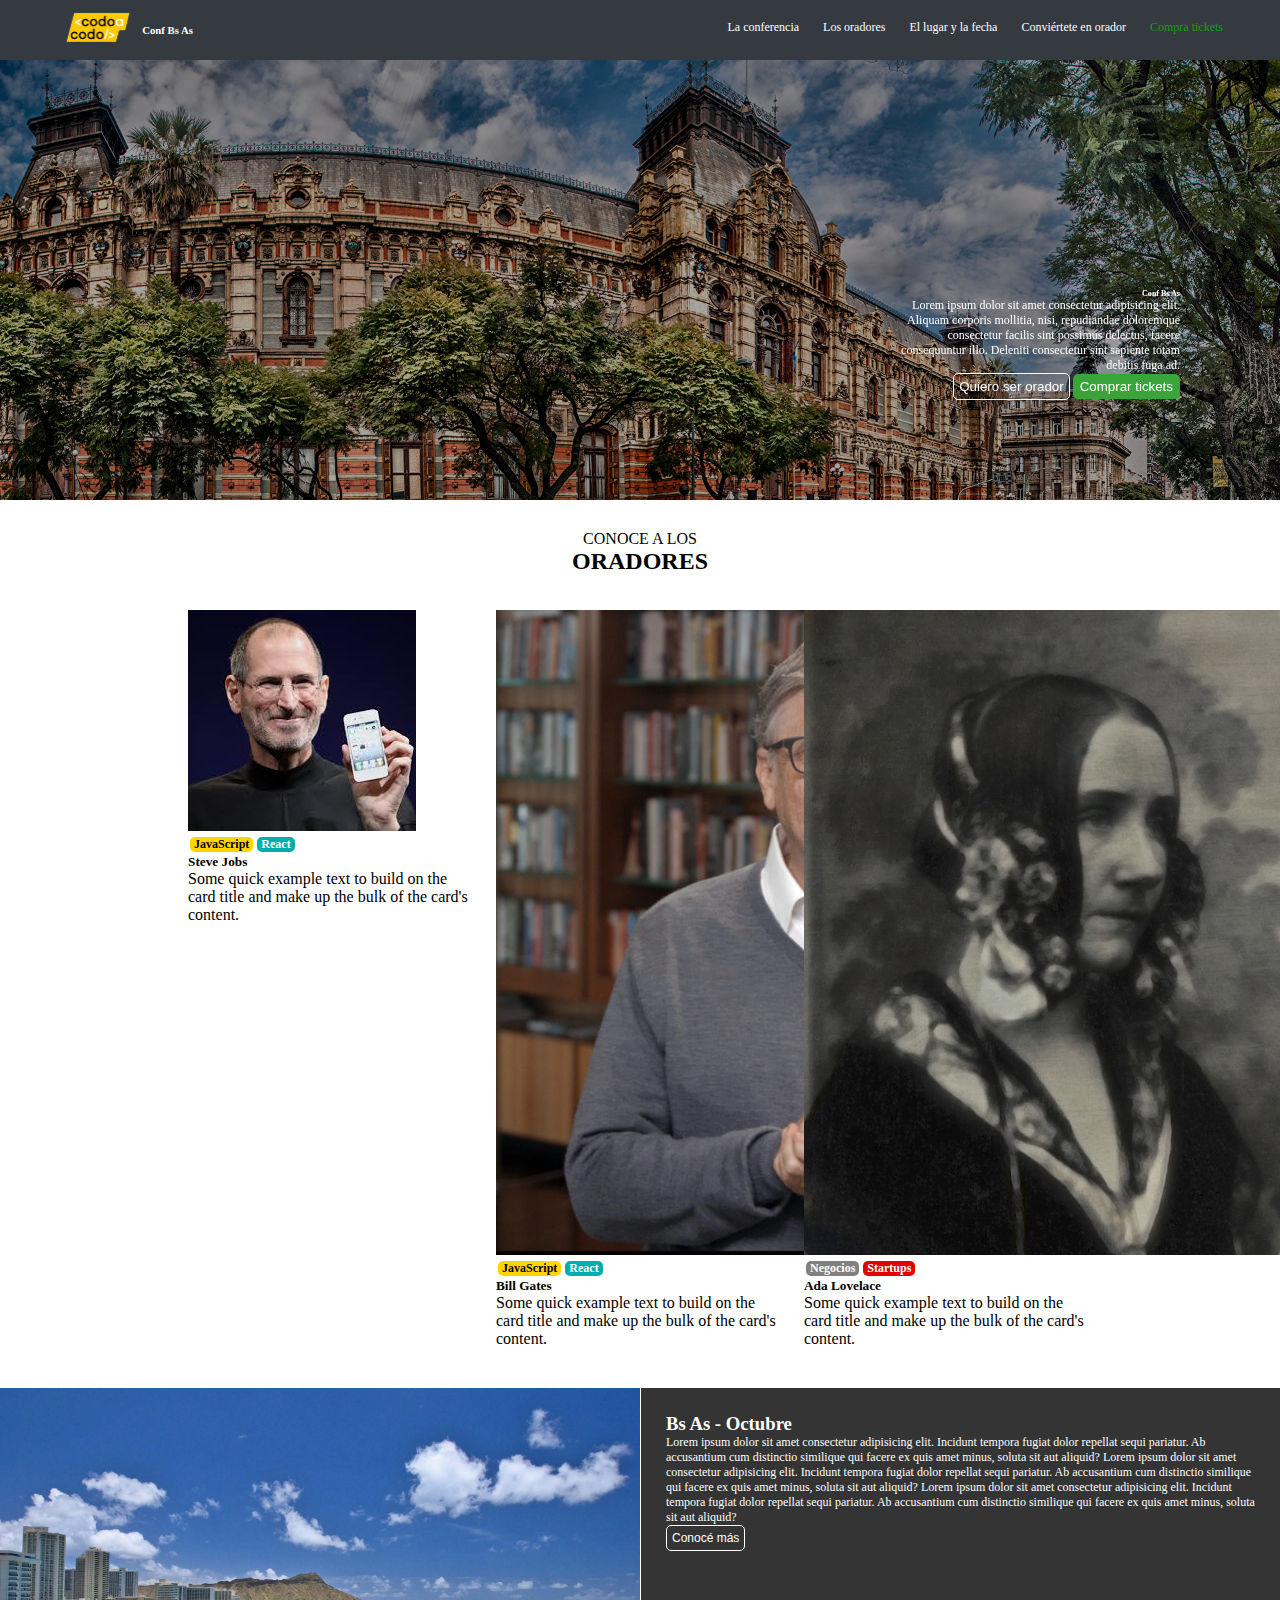
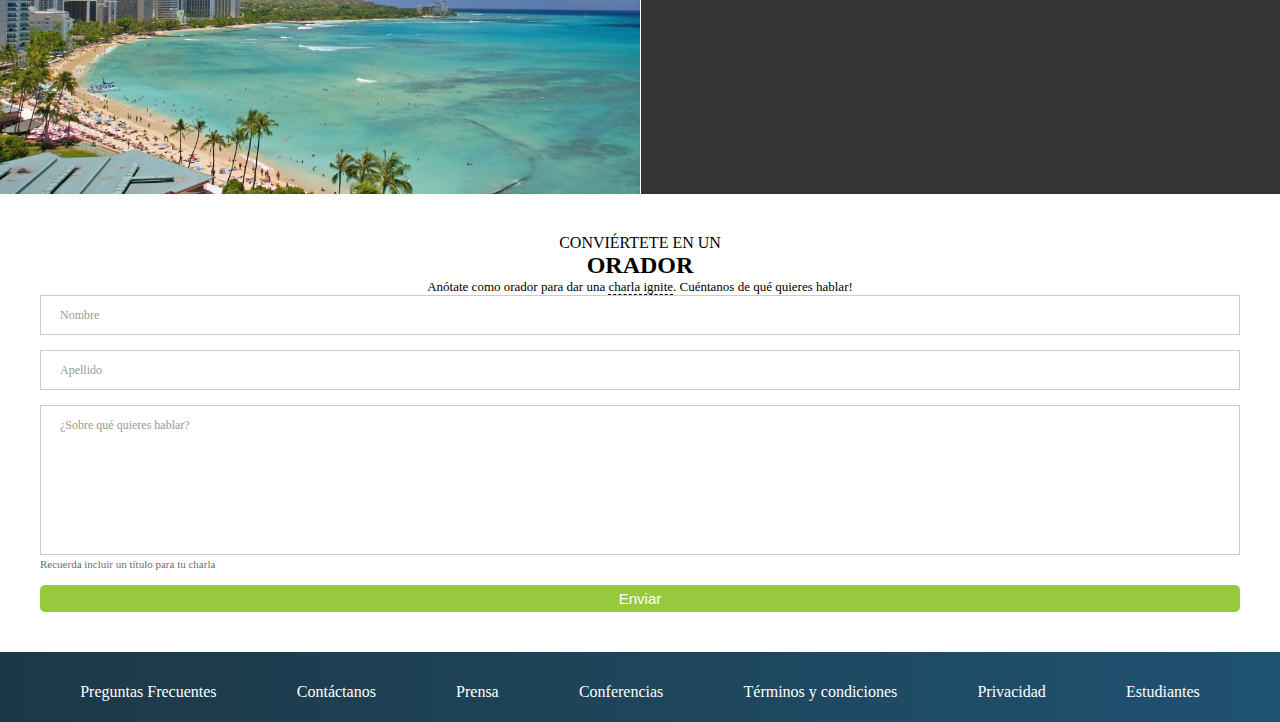
<file: index.html>
<!DOCTYPE html>
<html lang="en">

<head>
    <!-- icons -->
    <link href="https://fonts.googleapis.com/icon?family=Material+Icons" rel="stylesheet">

    <!-- styling links -->
    <link rel="stylesheet" href="styles.css">
    <link href="https://cdn.jsdelivr.net/npm/bootstrap@5.3.2/dist/css/bootstrap.min.css" rel="stylesheet"
        integrity="sha384-T3c6CoIi6uLrA9TneNEoa7RxnatzjcDSCmG1MXxSR1GAsXEV/Dwwykc2MPK8M2HN" crossorigin="anonymous">
    <!--  -->
    <meta charset="UTF-8">
    <meta name="viewport" content="width=device-width, initial-scale=1.0">
    <title>ORADORES</title>
</head>

<body>
    <!-- NAV -->
    <nav>

        <div class="ad">
            <a href="index.html"><img src="assets/codoacodo.png" class="logo"></a>
            <h6>Conf Bs As</h6>
        </div>
        <div class="min-menu">
            <ul class="menu">
                <a class="anchor" href="#confe">
                    <li class="menuItem">La conferencia</li>
                </a>
                <a class="anchor" href="#oradores">
                    <li class="menuItem">Los oradores</li>
                </a>
                <a class="anchor" href="#lugarfecha">
                    <li class="menuItem">El lugar y la fecha</li>
                </a>
                <a class="anchor" href="#conviertete">
                    <li class="menuItem">Conviértete en orador</li>
                </a>
                <a class="anchor" href="./tickets.html">
                    <li class="menuItem tickets">Compra tickets</li>
                </a>
            </ul>
            <button class="hamburger">
                <!-- material icons https://material.io/resources/icons/ -->
                <i class="menuIcon material-icons">menu</i>
                <i class="closeIcon material-icons">close</i>
            </button>
        </div>
        <ul class="menu-large">
            <a class="anchor" href="#confe">
                <li class="underline">La conferencia</li>
            </a>
            <a class="anchor" href="#oradores">
                <li class="underline">Los oradores</li>
            </a>
            <a class="anchor" href="#lugarfecha">
                <li class="underline">El lugar y la fecha</li>
            </a>
            <a class="anchor" href="#conviertete">
                <li class="underline">Conviértete en orador</li>
            </a>
            <a class="anchor" href="tickets.html">
                <li class="underline tickets">Compra tickets</li>
            </a>
        </ul>
    </nav>
    <!-- INFO -->
    <header class="fondo" id="confe">
        <div class="text">
            <h6>Conf Bs As</h6>
            <p>Lorem ipsum dolor sit amet consectetur adipisicing elit. Aliquam corporis mollitia, nisi, repudiandae
                doloremque consectetur facilis sint possimus delectus, facere consequuntur illo. Deleniti consectetur
                sint sapiente totam debitis fuga ad.
            </p>
            <div class="buttons">
                <a href="#conviertete"><button class="orador-button">Quiero ser orador</button></a>
                <button class="tickets-button"><a href="tickets.html">Comprar tickets</a></button>
            </div>
        </div>
    </header>
    <div class="title" id="oradores">
        <p>CONOCE A LOS</p>
        <h2>ORADORES</h2>
    </div>
    <!-- cards -->

    <div class="cards">
        <div class="card" style="width: 18rem;">
            <img src="assets/steve.jpg" class="card-img-top" alt="Steve Jobs">
            <div class="card-body">
                <div class="pills">
                    <p class="js">JavaScript</p>
                    <p class="rct">React</p>
                </div>
                <h5 class="card-title">Steve Jobs</h5>
                <p class="card-text">Some quick example text to build on the card title and make up the bulk of the
                    card's content.</p>
            </div>
        </div>
        <div class="card" style="width: 18rem;">
            <img src="assets/bill.jpg" class="card-img-top" alt="Bill Gates">
            <div class="card-body">
                <div class="pills">
                    <p class="js">JavaScript</p>
                    <p class="rct">React</p>
                </div>
                <h5 class="card-title">Bill Gates</h5>
                <p class="card-text">Some quick example text to build on the card title and make up the bulk of the
                    card's content.</p>
            </div>
        </div>
        <div class="card" style="width: 18rem;">
            <img src="assets/ada.jpeg" class="card-img-top" alt="Ada Lovelace">
            <div class="card-body">
                <div class="pills">
                    <p class="neg">Negocios</p>
                    <p class="strt">Startups</p>
                </div>
                <h5 class="card-title">Ada Lovelace</h5>
                <p class="card-text">Some quick example text to build on the card title and make up the bulk of the
                    card's content.</p>
            </div>
        </div>
        <!-- imagen + texto info -->
        <div class="grid" id="lugarfecha">
            <img src="assets/honolulu.jpg">
            <div class="info">
                <h3>Bs As - Octubre</h3>
                <p>Lorem ipsum dolor sit amet consectetur adipisicing elit. Incidunt tempora fugiat dolor repellat sequi
                    pariatur. Ab accusantium cum distinctio similique qui facere ex quis amet minus, soluta sit aut
                    aliquid?
                    Lorem ipsum dolor sit amet consectetur adipisicing elit. Incidunt tempora fugiat dolor repellat
                    sequi
                    pariatur. Ab accusantium cum distinctio similique qui facere ex quis amet minus, soluta sit aut
                    aliquid?
                    Lorem ipsum dolor sit amet consectetur adipisicing elit. Incidunt tempora fugiat dolor repellat
                    sequi
                    pariatur. Ab accusantium cum distinctio similique qui facere ex quis amet minus, soluta sit aut
                    aliquid?
                </p>
                <button class="conoce-mas">Conocé más</button>
            </div>
        </div>
    </div>
    <!-- FORM ORADOR -->
    <div class="form">
        <form action="url" method="post" class="title">
            <p id='conviertete'>CONVIÉRTETE EN UN</p>
            <h2>ORADOR</h2>
            <p class="descripcion">Anótate como orador para dar una <span class="dashed">charla ignite</span>. Cuéntanos
                de qué quieres hablar!</p>
            <div class="form-item">
                <input type="text" autocomplete="off" required='required'></input>
                <label for="nombre">Nombre</label>
            </div>

            <div class="form-item">
                <input type="text" autocomplete="off" required='required'></input>
                <label for="email">Apellido</label>
            </div>
            <div class="form-item">
                <textarea class="textarea" type="text" autocomplete="off" required='required'></textarea>
                <label for="nombre">¿Sobre qué quieres hablar?</label>
                <p class="charla">Recuerda incluir un título para tu charla</p>
            </div>

            <button type="submit" class="button">Enviar</button>

        </form>
    </div>
    <!-- footer -->
    <footer class="footer">
        <ul class="footer-list">

            <li><a href="#">Preguntas Frecuentes</a></li>

            <li><a href="#">Contáctanos</a></li>

            <li><a href="#">Prensa</a></li>

            <li><a href="#">Conferencias</a></li>

            <li><a href="#">Términos y condiciones</a></li>

            <li><a href="#">Privacidad</a></li>

            <li><a href="#">Estudiantes</a></li>

        </ul>
    </footer>
</body>
<script src="https://cdn.jsdelivr.net/npm/bootstrap@5.3.2/dist/js/bootstrap.bundle.min.js"
    integrity="sha384-C6RzsynM9kWDrMNeT87bh95OGNyZPhcTNXj1NW7RuBCsyN/o0jlpcV8Qyq46cDfL"
    crossorigin="anonymous"></script>
<script src="script.js" defer></script>

</html>
</file>
<file: styles.css>
/*  */
* {
    padding: 0;
    margin: 0;
    scroll-behavior: smooth;

    /* border: 1px solid black; */
}

.buttons a {

    text-decoration: none;
    color: white;
}

/* NAV */
nav ul {
    display: flex;
    flex-direction: row;
    list-style: none;
    justify-content: right;
    margin-right: 45px;
    font-size: 12px;
}

.anchor {
    margin-top: 8px;
    text-decoration: none;
    color: #fff;
}

.anchor:active {
    font-weight: bold;
}

.tickets {
    color: #159e15;
}

/* take out the underline anchor has and put spaces between each item */
.underline {
    padding: 12px;
    text-decoration: none;
}

/* with the scalex0 hide the visibility of the underline, the transition makes the smooth move from one side to the other, the 100% to 0 of the transform origin makes the  underline go left (but it begins from the right) to right to simulate the line going forward and fading*/
.underline:after {
    display: block;
    content: '';
    border-bottom: solid 1px #fff;
    transform: scaleX(0);
    transition: transform 250ms ease-in-out;
    transform-origin: 100% 0;
}

.underline.tickets:after {
    display: block;
    content: '';
    border-bottom: solid 1px #159e15;
    transform: scaleX(0);
    transition: transform 250ms ease-in-out;
    transform-origin: 100% 0;
}

/* the scalex1 puts the visibility on the underline and the transform origin makes the line begin from the left to complete the animation I wanted*/
.underline:hover:after {
    transform: scaleX(1);
    transform-origin: 0 50%;
}

nav {
    position: fixed;
    width: 100%;
    z-index: 10;
    display: flex;
    justify-content: space-between;
    background-color: #353a40;
    height: 60px;
}

.ad {
    display: flex;
    align-items: center;
    color: #fff;
}

.logo {
    height: 50px;
    padding-left: 55px;
}

/* header + opacidad + texto */
header {
    width: 100%;
    height: 500px;
    position: relative;
    background-color: black;
    z-index: 0;
    text-align: right;
    display: flex;
    justify-content: flex-end;
    align-items: flex-end;
}

header::after {
    content: "";
    background-image: url(assets/hawaii.jpg);
    background-size: cover;
    position: absolute;
    top: 0px;
    right: 0px;
    bottom: 0px;
    left: 0px;
    opacity: 0.65;
    z-index: -1;
}

.text {
    filter: opacity();
    color: white;
    display: flex;
    flex-direction: column;
    width: 25em;
    margin: 100px;
    font-size: 12px;
}

.orador-button {
    background-color: transparent;
    border: 1px solid white;
    color: white;
    padding: 5px;
    border-radius: 5px;
    transition: .3s;
}

.orador-button:hover {
    background-color: white;
    color: black;
}

.tickets-button {
    background-color: #39a439;
    padding: 5px 7px;
    border-radius: 5px;
    color: white;
    border: none;
    transition: .3s;
}

.tickets-button:hover {
    transform: scale(1.2);
    transition: .3s;
}

/*  */
.title {
    display: flex;
    align-items: center;
    flex-direction: column;
    margin: 30px;
}

/* cards seccion */
.cards {
    display: flex;
    justify-content: center;
    flex-wrap: wrap;
}

.card {
    margin: 5px 10px 40px 10px;
}

.pills {
    display: flex;
}

.js {
    display: flex;
    align-items: center;
    background-color: rgb(255, 213, 0);
    padding: 0 4px;
    font-size: 12px;
    font-weight: bold;
    border-radius: 5px;
    margin: 2px;

}

.rct {
    display: flex;
    align-items: center;
    color: white;
    background-color: rgb(0, 174, 174);
    padding: 0 4px;
    font-size: 12px;
    font-weight: bold;
    border-radius: 5px;
    margin: 2px;
}

.neg {
    display: flex;
    align-items: center;
    color: white;
    background-color: grey;
    padding: 0 4px;
    font-size: 12px;
    font-weight: bold;
    border-radius: 5px;
    margin: 2px;
}

.strt {
    display: flex;
    align-items: center;
    color: white;
    background-color: rgb(226, 0, 0);
    padding: 0 4px;
    font-size: 12px;
    font-weight: bold;
    border-radius: 5px;
    margin: 2px;
}

/* info + imagen */
.grid {
    display: grid;
    grid-template-columns: 1fr 1fr;
}

.grid img {
    width: 100%;
    height: 100%;
}

.info {
    padding: 25px;
    color: white;
    border-left: 1px solid white;
    background-color: #343434;
}

.info p {
    font-size: 12px;
}

.conoce-mas {
    background-color: transparent;
    border: 1px solid white;
    color: white;
    padding: 5px;
    border-radius: 5px;
    font-size: 12px;
    transition: .3s;
}

.conoce-mas:hover {
    background: white;
    color: #343434;
    transition: .3s;

}

/* footer */
body {
    height: 100vh;
}

html {
    height: 100vh;
}

/*  */

/*  */
.footer {

    height: 70px;
    background: linear-gradient(90deg, rgba(28, 56, 70, 1) 0%, rgba(31, 82, 113, 1) 100%);
    display: grid;
    align-items: center;
}

.footer ul {
    color: white;
    display: flex;
    margin-top: 10px;
    justify-content: space-evenly;
    align-items: center;
    list-style: none;
}

.footer a {
    color: white;
    text-decoration: none;
}

.footer a:hover {
    color: grey;
}

/* form */

.descripcion {
    font-size: 13px;
}

.dashed {
    border-bottom: 1px dashed black;
}

.form {
    box-sizing: border-box;
    padding: 10px;
}

.form-item {
    box-sizing: border-box;
    width: 100%;
    position: relative;
    margin-bottom: 15px;
}

.form-item input {
    box-sizing: border-box;
    display: block;
    width: 100%;
    height: 40px;
    background: transparent;
    border: solid 1px #ccc;
    transition: all .3s ease;
    padding: 0 15px
}

.form-item input:focus {
    border-color: blue
}

.form-item textarea:focus {
    border-color: blue
}

.textarea {
    box-sizing: border-box;
    width: 100%;
    background: transparent;
    border: solid 1px #ccc;
    transition: all .3s ease;
    padding: 15px;
    display: block;
    height: 150px;
    resize: none;
}

.form-item label {
    position: absolute;
    cursor: text;
    z-index: 1;
    top: 13px;
    left: 10px;
    font-size: 12px;
    background: #fff;
    padding: 0 10px;
    color: #999;
    transition: all .3s ease
}

.form-item input:focus+label,
.form-item input:valid+label {
    font-size: 11px;
    top: -5px
}

.form-item textarea:focus+label,
.form-item textarea:valid+label {
    font-size: 11px;
    top: -12px
}

.form-item textarea:focus+label {
    color: black;
}

.form-item input:focus+label {
    color: black;
}

.charla {
    font-size: 11px;
    margin-top: 3px;
    color: #000000a3;
}

.button {
    box-sizing: border-box;
    width: 100%;
    background: #96c93e;
    border-radius: 5px;
    border: none;
    color: white;
    font-size: 15px;
    padding: 5px;
    transition: ease 0.3s;
}

.button:hover {
    transition: 0.3s ease-in-out;
    background: #6e942c;
}

.min-menu {
    display: none;
}

.sale {
    text-align: center;
    margin: 20px;
}

.fa {
    margin: 20px;
    font-size: 20px;
    margin: 30px;
    padding: 10px;
    color: black;
    border-radius: 5px;
}
.back{
    margin-top: 150px;
}
select,
.ticket {
    text-align: center;
}

.add-to-cart {
    background-color: #6fc16c;
    border: none;
    border-radius: 5px;
    color: white;
    padding: 5px;
    transition: ease-in-out .5s;
}

.add-to-cart:hover {
    background-color: #569154;
    transition: all .5s;
}
.remove-from-cart{
    border: none;
    background-color: transparent;
    color: red;
    font-weight:600;
}
.delete-all{
    background-color: red;
    border: none;
    color: white;
    padding: 5px;
    border-radius: 5px;
    margin: 5px;
}
.delete-all:hover{
    background-color: rgb(184, 1, 1);
}
.cart-items {
    list-style-type: none;
    border-radius: 5px;
    background-color: rgba(0, 128, 0, 0.164);
}
.cart-items li{
    margin: 10px;
}

.fa:hover {
    background-color: rgba(128, 128, 128, 0.411);
}

.cont-container {
    display: flex;
    justify-content: center;
    flex-wrap: wrap;
}

.container1 {
    border-radius: 2px;
    box-shadow: inset 0 0 10px #01000044;
    margin: 3px;
    border: 1px solid blue;
    padding: 20px;
    text-align: center;
}

.container2 {
    box-shadow: inset 0 0 10px #01000044;
    border-radius: 2px;
    margin: 3px;
    border: 1px solid green;
    padding: 20px;
    text-align: center;

}

.container3 {
    border-radius: 2px;
    box-shadow: inset 0 0 10px #01000044;
    margin: 3px;
    border: 1.5px solid #ecb80e;
    padding: 20px;
    text-align: center;
}
.documents{
    font-size: 12px;
    color: rgb(115, 115, 115);
}
.form-2 {
    margin: 30px 150px;
}

.name-lastname {
    display: flex;
    justify-content: center;
    flex-wrap: wrap;

}

.name,
.lastname {
    margin: 10px;
    display: flex;
    flex-direction: column;
    align-items: center;
    flex-wrap: wrap;
}

.email {
    display: flex;
    justify-content: center;
    flex-wrap: wrap;
}

.email label,
.email input {
    margin: 5px;
}

.email input {
    width: 250px;
}

.cart {
    display: flex;
    align-items: center;
    flex-direction: column;
}

.final-price {
    text-align: center;
    font-size: 20px;
    background-color: #87cfeb7a;
    padding: 5px;
    margin: 5px;
    border-radius: 5px;
    width: 80%;
}

.ticket-quantity {
    text-align: center;
}

/* MEDIA QUERY FOOTER COLUMN -- BURGER BUTTON -- GRID INFO 840 PX FLEX COLUMN*/
@media screen and (max-width:866px) {
    .menu-large {
        display: none;
    }

    .min-menu {
        display: inline-block;
    }

    .hamburger {
        position: fixed;
        z-index: 100;
        top: 1rem;
        right: 1rem;
        padding: 4px;
        color: white;
        border: black solid 1px;
        border-radius: 5px;
        background: rgba(255, 255, 255, 0.208);
        cursor: pointer;
    }

    .closeIcon {
        display: none;
    }

    .menu {
        display: flex;
        flex-direction: column;
        align-items: center;
        position: fixed;
        transform: translateY(-100%);
        transition: transform 0.2s;
        width: 100%;
        top: 0;
        right: -44px;
        z-index: 99;
        background: black;
        color: white;
        list-style: none;
        padding: 0;
    }

    .tickets:hover {
        background-color: #159e1539;
    }

    .menuItem {
        padding: 15px;
        font-size: 17px;
        text-align: center;
    }

    .anchor {
        width: 100%;
    }

    .anchor:hover {
        background-color: rgba(128, 128, 128, 0.525);
    }

    .showMenu {
        transform: translateY(0);
    }

    .grid {
        display: grid;
        grid-template-columns: 1fr;
    }

    .footer {
        height: auto;
    }

    .footer-list {
        padding: 2px;
        display: flex;
        flex-direction: column;
        height: auto;
    }
}
</file>
